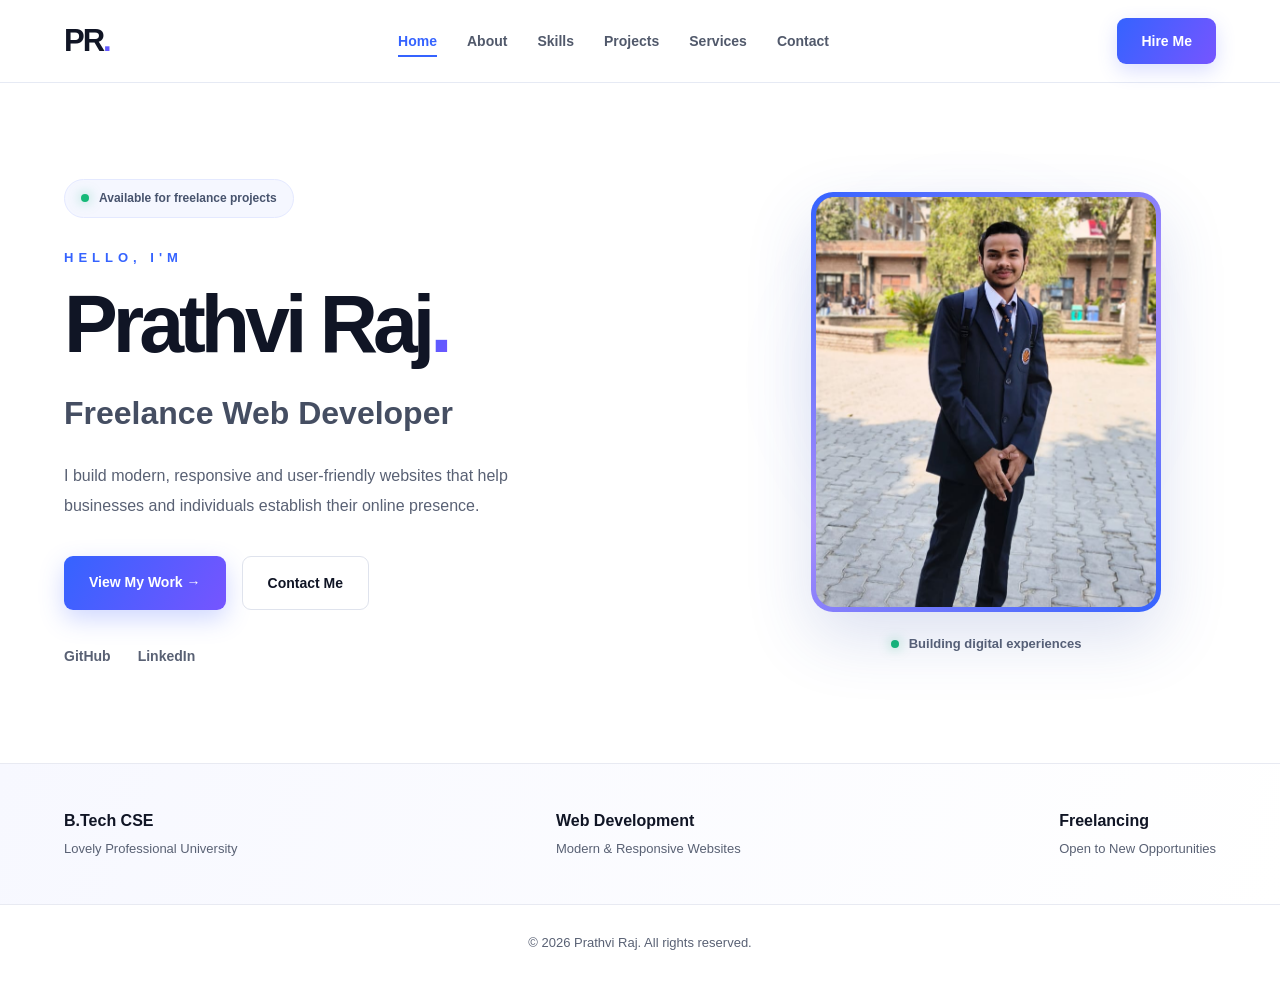
<file: index.html>
<!DOCTYPE html>
<html lang="en">
<head>
    <meta charset="UTF-8">
    <meta name="viewport" content="width=device-width, initial-scale=1.0">

    <title>Prathvi Raj | Freelance Web Developer</title>

    <meta name="description"
        content="Prathvi Raj is a web developer creating modern, responsive websites for businesses and individuals.">

    <link rel="stylesheet" href="css/style.css">

    <script src="js/script.js" defer></script>
</head>
<body>

    <!-- Navigation -->
    <header class="header">
        <nav class="navbar container">

            <a href="index.html" class="logo">
                PR<span>.</span>
            </a>

            <button class="menu-toggle" id="menuToggle"
                aria-label="Toggle navigation" aria-expanded="false">
                ☰
            </button>

            <ul class="nav-links" id="navLinks">
                <li><a href="index.html" class="active">Home</a></li>
                <li><a href="about.html">About</a></li>
                <li><a href="skills.html">Skills</a></li>
                <li><a href="projects.html">Projects</a></li>
                <li><a href="services.html">Services</a></li>
                <li><a href="contact.html">Contact</a></li>
            </ul>

            <a href="contact.html" class="nav-button">Hire Me</a>

        </nav>
    </header>


    <!-- Hero Section -->
    <main>

        <section class="hero container">
            
<!-- Mobile Quick Navigation -->
<nav class="hero-quick-nav container" aria-label="Quick navigation">
    <a href="index.html">Home</a>
    <a href="about.html">About</a>
    <a href="skills.html">Skills</a>
    <a href="projects.html">Projects</a>
    <a href="services.html">Services</a>
    <a href="contact.html">Contact</a>
</nav>

            <div class="hero-content">

                <span class="availability">
                    <span class="status-dot"></span>
                    Available for freelance projects
                </span>

                <p class="intro">HELLO, I'M</p>

                <h1>
                    Prathvi Raj<span class="accent">.</span>
                </h1>

                <h2>
                    Freelance Web Developer
                </h2>

                <p class="hero-description">
                    I build modern, responsive and user-friendly
                    websites that help businesses and individuals
                    establish their online presence.
                </p>

                <div class="hero-buttons">
                    <a href="projects.html" class="primary-button">
                        View My Work →
                    </a>

                    <a href="contact.html" class="secondary-button">
                        Contact Me
                    </a>
                </div>

                <div class="hero-socials">
                    <a href="https://github.com/prathviraj123389"
                       target="_blank" rel="noopener noreferrer">
                        GitHub
                    </a>

                    <a href="https://www.linkedin.com/in/prathvi-raj-8a2699300/"
                       target="_blank" rel="noopener noreferrer">
                        LinkedIn
                    </a>
                </div>

            </div>


            <!-- Profile Photo -->
            <div class="hero-image">

                <div class="image-frame">
                    <img
                        src="assets/profile.jpg"
                        alt="Prathvi Raj - Web Developer"
                    >
                </div>

                <div class="image-caption">
                    <span class="caption-dot"></span>
                    Building digital experiences
                </div>

            </div>

        </section>

    </main>


    <!-- Introduction Strip -->
    <section class="intro-strip">
        <div class="container intro-strip-content">

            <div>
                <strong>B.Tech CSE</strong>
                <span>Lovely Professional University</span>
            </div>

            <div>
                <strong>Web Development</strong>
                <span>Modern & Responsive Websites</span>
            </div>

            <div>
                <strong>Freelancing</strong>
                <span>Open to New Opportunities</span>
            </div>

        </div>
    </section>


    <!-- Footer -->
    <footer class="footer">
        <div class="container">
            <p>© 2026 Prathvi Raj. All rights reserved.</p>
        </div>
    </footer>

</body>
</html>
</file>
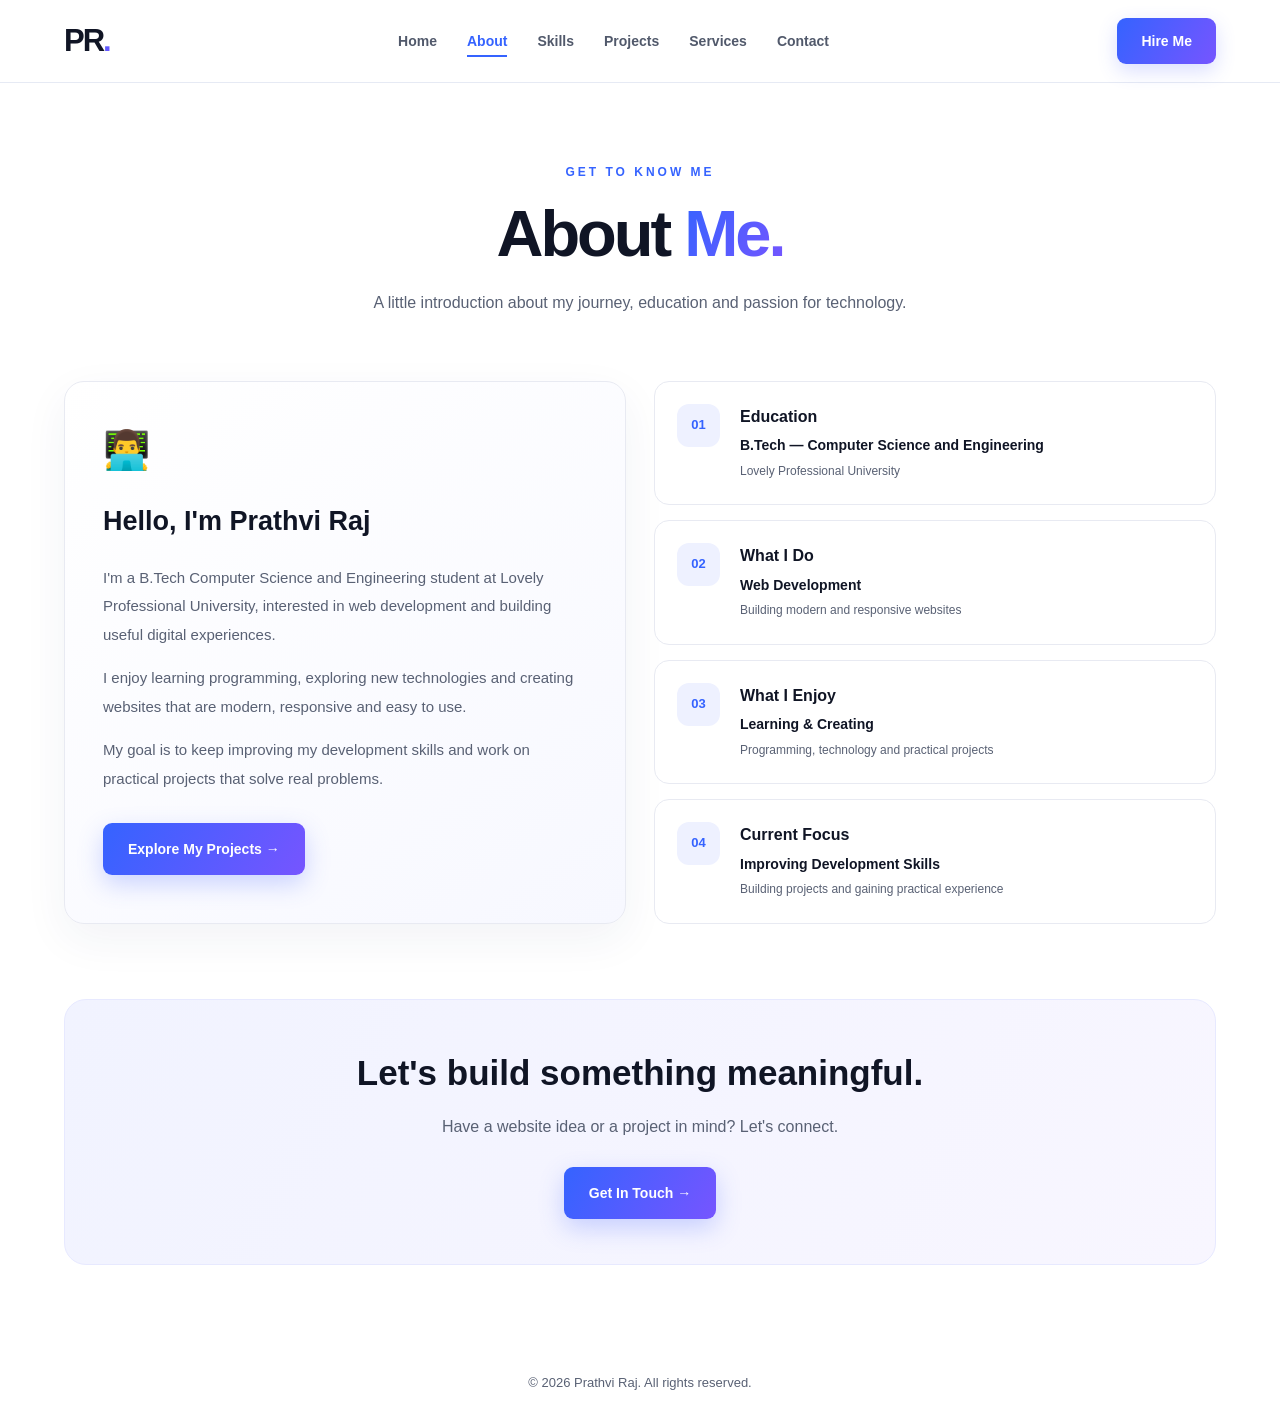
<file: about.html>
<!DOCTYPE html>
<html lang="en">
<head>
    <meta charset="UTF-8">
    <meta name="viewport" content="width=device-width, initial-scale=1.0">
    <meta name="description" content="Learn more about Prathvi Raj, a B.Tech CSE student and freelance web developer.">
    <title>About | Prathvi Raj</title>
    <link rel="stylesheet" href="css/style.css">
    <script src="js/script.js" defer></script>
</head>
<body>

    <header class="header">
        <nav class="navbar container">
            <a href="index.html" class="logo">PR<span>.</span></a>

            <button class="menu-toggle" id="menuToggle"
                aria-label="Toggle navigation" aria-expanded="false">☰</button>

            <ul class="nav-links" id="navLinks">
                <li><a href="index.html">Home</a></li>
                <li><a href="about.html" class="active">About</a></li>
                <li><a href="skills.html">Skills</a></li>
                <li><a href="projects.html">Projects</a></li>
                <li><a href="services.html">Services</a></li>
                <li><a href="contact.html">Contact</a></li>
            </ul>

            <a href="contact.html" class="nav-button">Hire Me</a>
        </nav>
    </header>

<!-- Mobile Quick Navigation -->
<nav class="hero-quick-nav container" aria-label="Quick navigation">
    <a href="index.html">Home</a>
    <a href="about.html">About</a>
    <a href="skills.html">Skills</a>
    <a href="projects.html">Projects</a>
    <a href="services.html">Services</a>
    <a href="contact.html">Contact</a>
</nav>

    <main class="page-main container">

        <section class="page-heading reveal">
            <span class="section-tag">GET TO KNOW ME</span>
            <h1>About <span class="accent">Me.</span></h1>
            <p>A little introduction about my journey, education and passion for technology.</p>
        </section>

        <section class="about-layout">

            <div class="about-card reveal">
                <div class="about-icon">👨‍💻</div>
                <h2>Hello, I'm Prathvi Raj</h2>
                <p>
                    I'm a B.Tech Computer Science and Engineering student
                    at Lovely Professional University, interested in web
                    development and building useful digital experiences.
                </p>
                <p>
                    I enjoy learning programming, exploring new technologies
                    and creating websites that are modern, responsive and
                    easy to use.
                </p>
                <p>
                    My goal is to keep improving my development skills and
                    work on practical projects that solve real problems.
                </p>

                <a href="projects.html" class="primary-button about-link">
                    Explore My Projects →
                </a>
            </div>

            <div class="about-details reveal">

                <article class="detail-card">
                    <span class="detail-number">01</span>
                    <div>
                        <h3>Education</h3>
                        <p>B.Tech — Computer Science and Engineering</p>
                        <span>Lovely Professional University</span>
                    </div>
                </article>

                <article class="detail-card">
                    <span class="detail-number">02</span>
                    <div>
                        <h3>What I Do</h3>
                        <p>Web Development</p>
                        <span>Building modern and responsive websites</span>
                    </div>
                </article>

                <article class="detail-card">
                    <span class="detail-number">03</span>
                    <div>
                        <h3>What I Enjoy</h3>
                        <p>Learning & Creating</p>
                        <span>Programming, technology and practical projects</span>
                    </div>
                </article>

                <article class="detail-card">
                    <span class="detail-number">04</span>
                    <div>
                        <h3>Current Focus</h3>
                        <p>Improving Development Skills</p>
                        <span>Building projects and gaining practical experience</span>
                    </div>
                </article>

            </div>
        </section>

        <section class="about-cta reveal">
            <h2>Let's build something meaningful.</h2>
            <p>Have a website idea or a project in mind? Let's connect.</p>
            <a href="contact.html" class="primary-button">Get In Touch →</a>
        </section>

    </main>

    <footer class="footer">
        <div class="container">
            <p>© 2026 Prathvi Raj. All rights reserved.</p>
        </div>
    </footer>

</body>
</html>
</file>
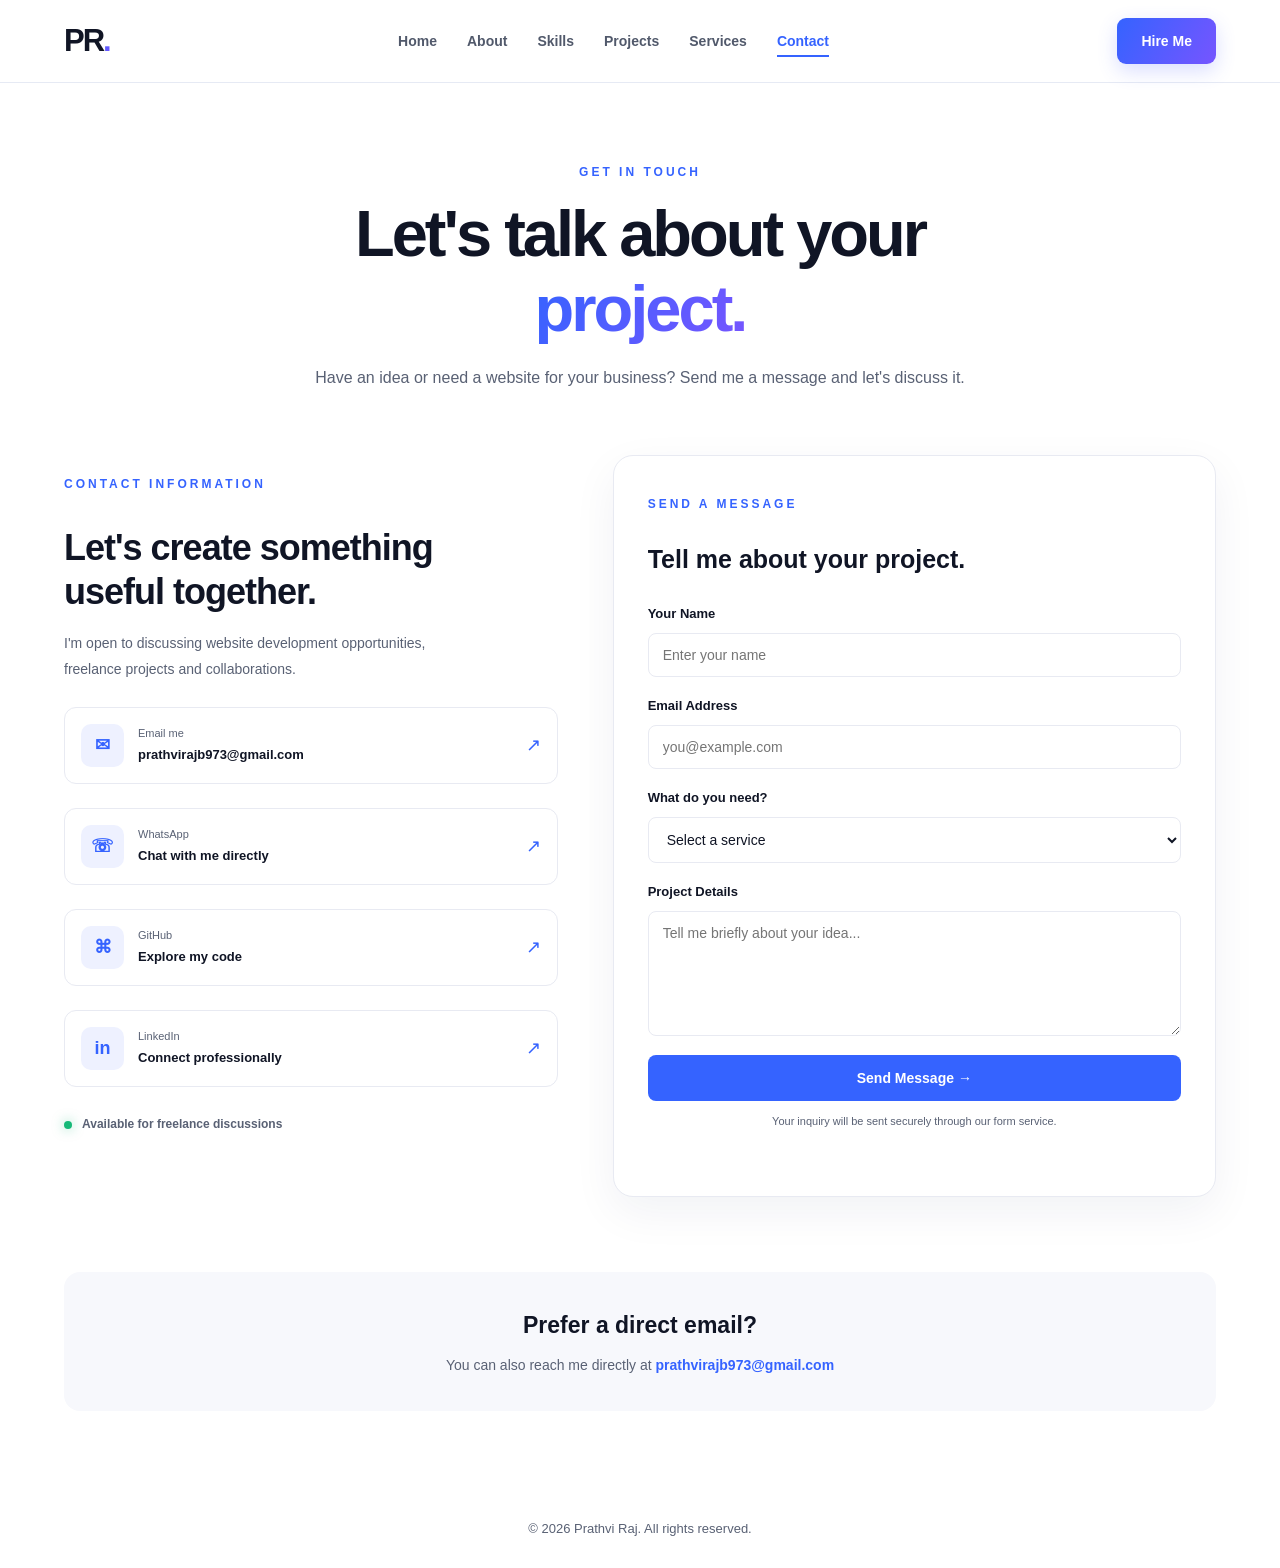
<file: contact.html>
<!DOCTYPE html>
<html lang="en">
<head>
    <meta charset="UTF-8">
    <meta name="viewport" content="width=device-width, initial-scale=1.0">

    <meta name="description"
        content="Contact Prathvi Raj for business websites, portfolio websites and web development projects.">

    <title>Contact | Prathvi Raj</title>

    <link rel="stylesheet" href="css/style.css">
    <script src="js/script.js" defer></script>
</head>

<body>

    <!-- NAVIGATION -->
    <header class="header">
        <nav class="navbar container">

            <a href="index.html" class="logo">PR<span>.</span></a>

            <button class="menu-toggle" id="menuToggle"
                aria-label="Toggle navigation" aria-expanded="false">
                ☰
            </button>

            <ul class="nav-links" id="navLinks">
                <li><a href="index.html">Home</a></li>
                <li><a href="about.html">About</a></li>
                <li><a href="skills.html">Skills</a></li>
                <li><a href="projects.html">Projects</a></li>
                <li><a href="services.html">Services</a></li>
                <li><a href="contact.html" class="active">Contact</a></li>
            </ul>

            <a href="contact.html" class="nav-button">Hire Me</a>

        </nav>
    </header>


<!-- Mobile Quick Navigation -->
<nav class="hero-quick-nav container" aria-label="Quick navigation">
    <a href="index.html">Home</a>
    <a href="about.html">About</a>
    <a href="skills.html">Skills</a>
    <a href="projects.html">Projects</a>
    <a href="services.html">Services</a>
    <a href="contact.html">Contact</a>
</nav>

    <main class="page-main container">

        <!-- HEADING -->
        <section class="page-heading reveal">

            <span class="section-tag">GET IN TOUCH</span>

            <h1>Let's talk about your <span class="accent">project.</span></h1>

            <p>
                Have an idea or need a website for your business?
                Send me a message and let's discuss it.
            </p>

        </section>


        <!-- CONTACT LAYOUT -->
        <section class="contact-layout">

            <!-- LEFT SIDE -->
            <div class="contact-details reveal">

                <span class="section-tag">CONTACT INFORMATION</span>

                <h2>Let's create something useful together.</h2>

                <p>
                    I'm open to discussing website development
                    opportunities, freelance projects and collaborations.
                </p>


                <a class="contact-method"
                   href="mailto:prathvirajb973@gmail.com">

                    <span class="contact-method-icon">✉</span>

                    <span>
                        <small>Email me</small>
                        <strong>prathvirajb973@gmail.com</strong>
                    </span>

                    <span class="contact-arrow">↗</span>

                </a>
                
<a class="contact-method"
   href="https://wa.me/916392552326?text=Hello%20Prathvi%2C%20I%20am%20interested%20in%20your%20web%20development%20services."
   target="_blank" rel="noopener noreferrer">

    <span class="contact-method-icon">☏</span>

    <span>
        <small>WhatsApp</small>
        <strong>Chat with me directly</strong>
    </span>

    <span class="contact-arrow">↗</span>

</a>


                <a class="contact-method"
                   href="https://github.com/prathviraj123389"
                   target="_blank" rel="noopener noreferrer">

                    <span class="contact-method-icon">⌘</span>

                    <span>
                        <small>GitHub</small>
                        <strong>Explore my code</strong>
                    </span>

                    <span class="contact-arrow">↗</span>

                </a>


                <a class="contact-method"
                   href="https://www.linkedin.com/in/prathvi-raj-8a2699300/"
                   target="_blank" rel="noopener noreferrer">

                    <span class="contact-method-icon">in</span>

                    <span>
                        <small>LinkedIn</small>
                        <strong>Connect professionally</strong>
                    </span>

                    <span class="contact-arrow">↗</span>

                </a>


                <div class="contact-availability">
                    <span class="status-dot"></span>
                    Available for freelance discussions
                </div>

            </div>


            <!-- RIGHT SIDE FORM -->
            <div class="contact-form-card reveal">

                <span class="section-tag">SEND A MESSAGE</span>

                <h2>Tell me about your project.</h2>

                
<form id="contactForm">

    <input type="hidden" name="access_key" value=7b7b2a9c-7742-4dfb-a7b3-433139a194c7>
    <input type="hidden" name="subject" value="New Portfolio Project Inquiry">
    <input type="hidden" name="from_name" value="Prathvi Raj Portfolio">

    <div class="form-group">
        <label for="name">Your Name</label>
        <input
            type="text"
            id="name"
            name="name"
            placeholder="Enter your name"
            required
        >
    </div>

    <div class="form-group">
        <label for="email">Email Address</label>
        <input
            type="email"
            id="email"
            name="email"
            placeholder="you@example.com"
            required
        >
    </div>

    <div class="form-group">
        <label for="service">What do you need?</label>
        <select id="service" name="service" required>
            <option value="">Select a service</option>
            <option>Business Website</option>
            <option>Portfolio Website</option>
            <option>Landing Page</option>
            <option>Website Redesign</option>
            <option>Other Project</option>
        </select>
    </div>

    <div class="form-group">
        <label for="message">Project Details</label>
        <textarea
            id="message"
            name="message"
            rows="5"
            placeholder="Tell me briefly about your idea..."
            required
        ></textarea>
    </div>

    <button type="submit" class="form-submit" id="submitButton">
        Send Message →
    </button>

    <p class="form-note">
        Your inquiry will be sent securely through our form service.
    </p>

    <p id="formStatus" class="form-status" aria-live="polite"></p>

</form>


            </div>

        </section>


        <!-- BOTTOM CTA -->
        <section class="contact-bottom reveal">

            <h2>Prefer a direct email?</h2>

            <p>
                You can also reach me directly at
                <a href="mailto:prathvirajb973@gmail.com">
                    prathvirajb973@gmail.com
                </a>
            </p>

        </section>

    </main>


    <!-- FOOTER -->
    <footer class="footer">
        <div class="container">
            <p>© 2026 Prathvi Raj. All rights reserved.</p>
        </div>
    </footer>

</body>
</html>
</file>
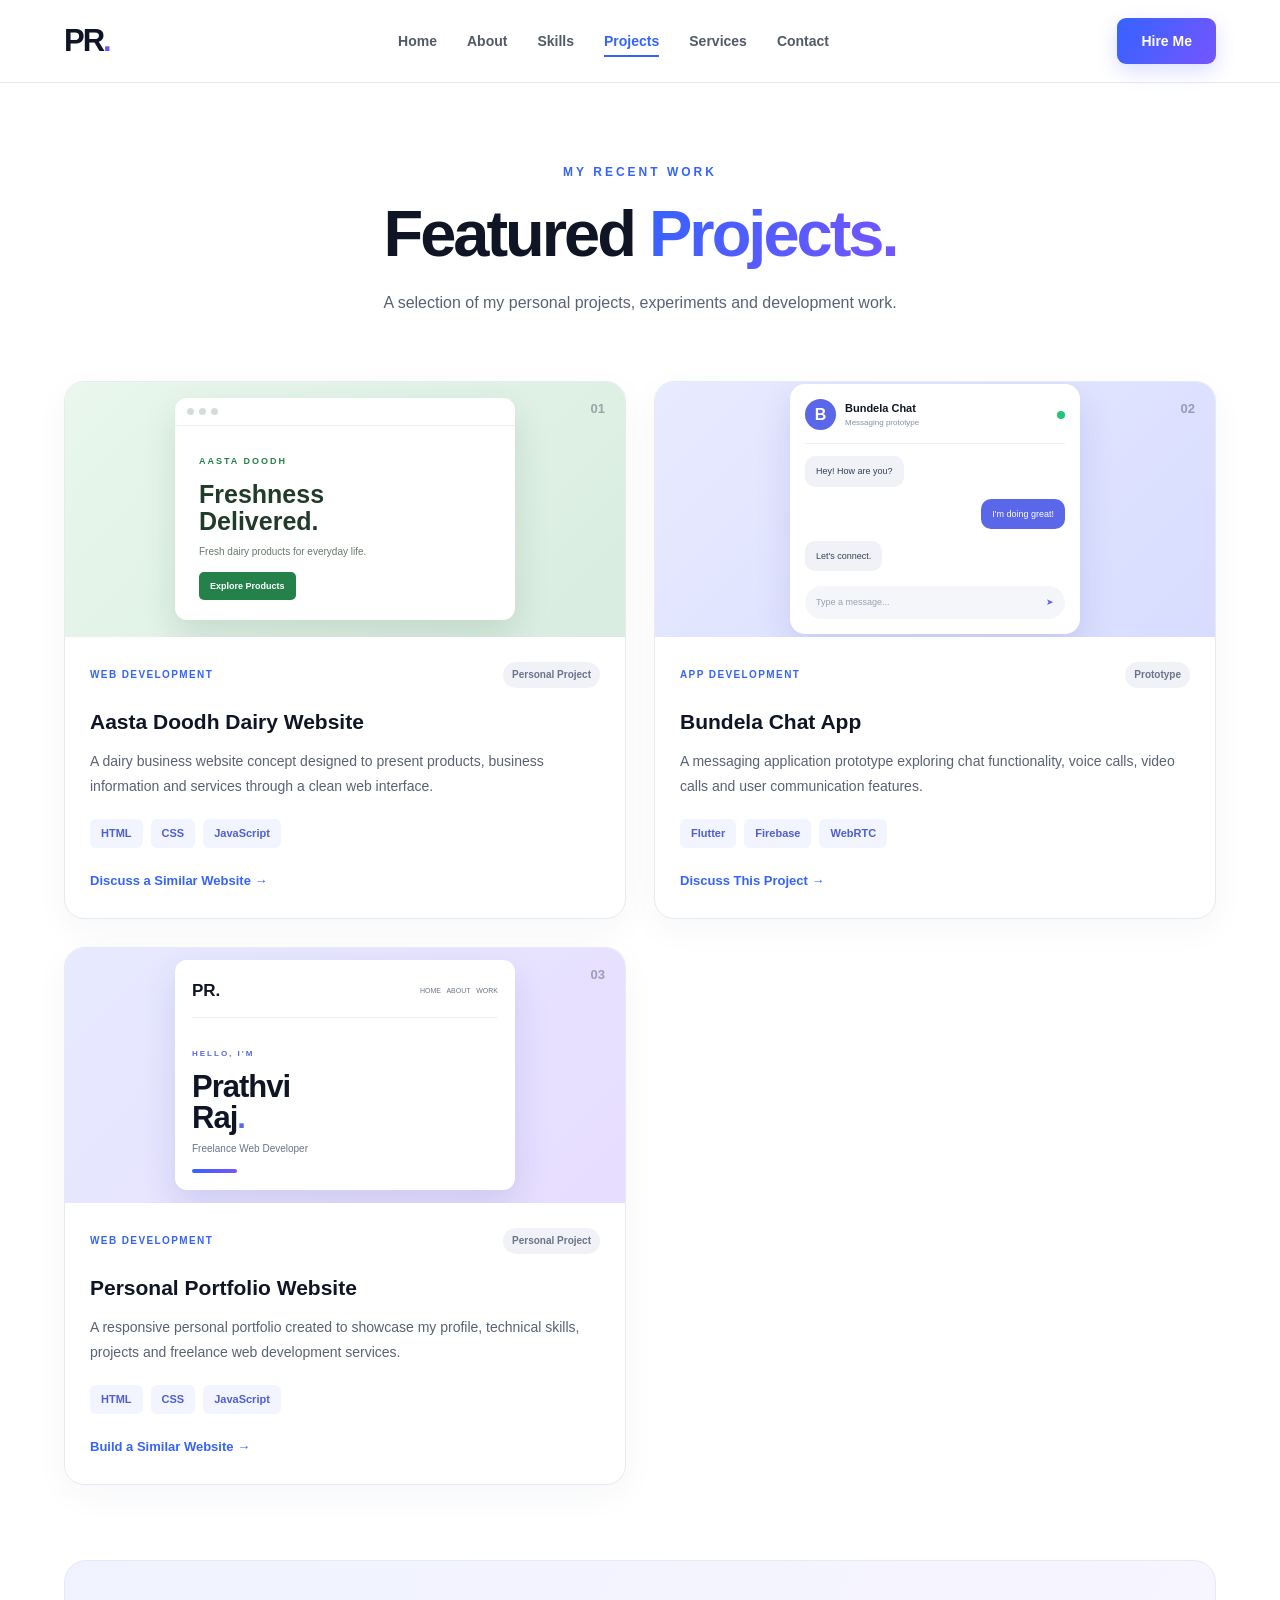
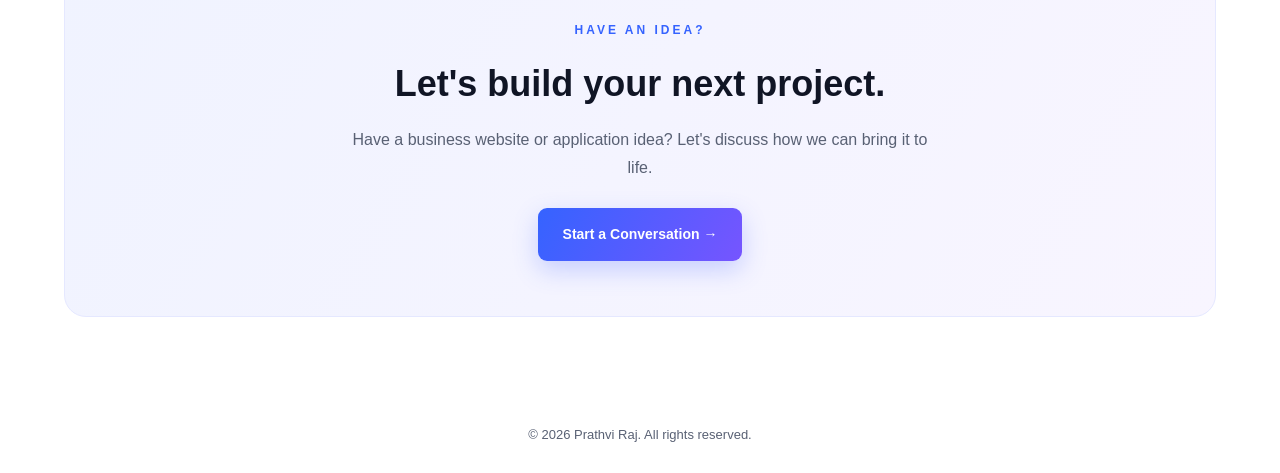
<file: projects.html>
<!DOCTYPE html>
<html lang="en">
<head>
    <meta charset="UTF-8">
    <meta name="viewport" content="width=device-width, initial-scale=1.0">

    <meta name="description"
        content="Explore web development and application projects by Prathvi Raj.">

    <title>Projects | Prathvi Raj</title>

    <link rel="stylesheet" href="css/style.css">
    <script src="js/script.js" defer></script>
</head>

<body>

    <!-- NAVIGATION -->
    <header class="header">
        <nav class="navbar container">

            <a href="index.html" class="logo">PR<span>.</span></a>

            <button class="menu-toggle" id="menuToggle"
                aria-label="Toggle navigation" aria-expanded="false">
                ☰
            </button>

            <ul class="nav-links" id="navLinks">
                <li><a href="index.html">Home</a></li>
                <li><a href="about.html">About</a></li>
                <li><a href="skills.html">Skills</a></li>
                <li><a href="projects.html" class="active">Projects</a></li>
                <li><a href="services.html">Services</a></li>
                <li><a href="contact.html">Contact</a></li>
            </ul>

            <a href="contact.html" class="nav-button">Hire Me</a>

        </nav>
    </header>


<!-- Mobile Quick Navigation -->
<nav class="hero-quick-nav container" aria-label="Quick navigation">
    <a href="index.html">Home</a>
    <a href="about.html">About</a>
    <a href="skills.html">Skills</a>
    <a href="projects.html">Projects</a>
    <a href="services.html">Services</a>
    <a href="contact.html">Contact</a>
</nav>

    <!-- PROJECTS -->
    <main class="page-main container">

        <section class="page-heading reveal">

            <span class="section-tag">MY RECENT WORK</span>

            <h1>Featured <span class="accent">Projects.</span></h1>

            <p>
                A selection of my personal projects, experiments
                and development work.
            </p>

        </section>


        <section class="projects-grid">


            <!-- PROJECT 1 -->
            <article class="project-card reveal">

                <div class="project-preview dairy-preview">

                    <div class="preview-browser">
                        <div class="browser-dots">
                            <span></span>
                            <span></span>
                            <span></span>
                        </div>

                        <div class="dairy-preview-content">
                            <span class="preview-label">AASTA DOODH</span>
                            <h2>Freshness<br>Delivered.</h2>
                            <p>Fresh dairy products for everyday life.</p>
                            <div class="preview-button">Explore Products</div>
                        </div>
                    </div>

                    <span class="project-index">01</span>

                </div>


                <div class="project-info">

                    <div class="project-topline">
                        <span class="project-type">WEB DEVELOPMENT</span>
                        <span class="project-status">Personal Project</span>
                    </div>

                    <h2>Aasta Doodh Dairy Website</h2>

                    <p>
                        A dairy business website concept designed
                        to present products, business information
                        and services through a clean web interface.
                    </p>

                    <div class="project-tags">
                        <span>HTML</span>
                        <span>CSS</span>
                        <span>JavaScript</span>
                    </div>

                    <a href="contact.html" class="project-link">
                        Discuss a Similar Website →
                    </a>

                </div>

            </article>


            <!-- PROJECT 2 -->
            <article class="project-card reveal">

                <div class="project-preview chat-preview">

                    <div class="chat-mockup">

                        <div class="chat-header">
                            <span class="chat-avatar">B</span>
                            <div>
                                <strong>Bundela Chat</strong>
                                <small>Messaging prototype</small>
                            </div>
                            <span class="chat-online"></span>
                        </div>

                        <div class="chat-message received">
                            Hey! How are you?
                        </div>

                        <div class="chat-message sent">
                            I'm doing great!
                        </div>

                        <div class="chat-message received">
                            Let's connect.
                        </div>

                        <div class="chat-input-mock">
                            Type a message...
                            <span>➤</span>
                        </div>

                    </div>

                    <span class="project-index">02</span>

                </div>


                <div class="project-info">

                    <div class="project-topline">
                        <span class="project-type">APP DEVELOPMENT</span>
                        <span class="project-status">Prototype</span>
                    </div>

                    <h2>Bundela Chat App</h2>

                    <p>
                        A messaging application prototype exploring
                        chat functionality, voice calls, video calls
                        and user communication features.
                    </p>

                    <div class="project-tags">
                        <span>Flutter</span>
                        <span>Firebase</span>
                        <span>WebRTC</span>
                    </div>

                    <a href="contact.html" class="project-link">
                        Discuss This Project →
                    </a>

                </div>

            </article>


            <!-- PROJECT 3 -->
            <article class="project-card reveal">

                <div class="project-preview portfolio-preview">

                    <div class="portfolio-mockup">

                        <div class="portfolio-mock-nav">
                            <strong>PR.</strong>
                            <span>HOME &nbsp; ABOUT &nbsp; WORK</span>
                        </div>

                        <div class="portfolio-mock-content">
                            <small>HELLO, I'M</small>
                            <h2>Prathvi<br>Raj<span>.</span></h2>
                            <p>Freelance Web Developer</p>
                            <div class="mock-line"></div>
                        </div>

                    </div>

                    <span class="project-index">03</span>

                </div>


                <div class="project-info">

                    <div class="project-topline">
                        <span class="project-type">WEB DEVELOPMENT</span>
                        <span class="project-status">Personal Project</span>
                    </div>

                    <h2>Personal Portfolio Website</h2>

                    <p>
                        A responsive personal portfolio created
                        to showcase my profile, technical skills,
                        projects and freelance web development services.
                    </p>

                    <div class="project-tags">
                        <span>HTML</span>
                        <span>CSS</span>
                        <span>JavaScript</span>
                    </div>

                    <a href="contact.html" class="project-link">
                        Build a Similar Website →
                    </a>

                </div>

            </article>

        </section>


        <!-- CTA -->
        <section class="projects-cta reveal">

            <span class="section-tag">HAVE AN IDEA?</span>

            <h2>Let's build your next project.</h2>

            <p>
                Have a business website or application idea?
                Let's discuss how we can bring it to life.
            </p>

            <a href="contact.html" class="primary-button">
                Start a Conversation →
            </a>

        </section>

    </main>


    <!-- FOOTER -->
    <footer class="footer">
        <div class="container">
            <p>© 2026 Prathvi Raj. All rights reserved.</p>
        </div>
    </footer>

</body>
</html>
</file>
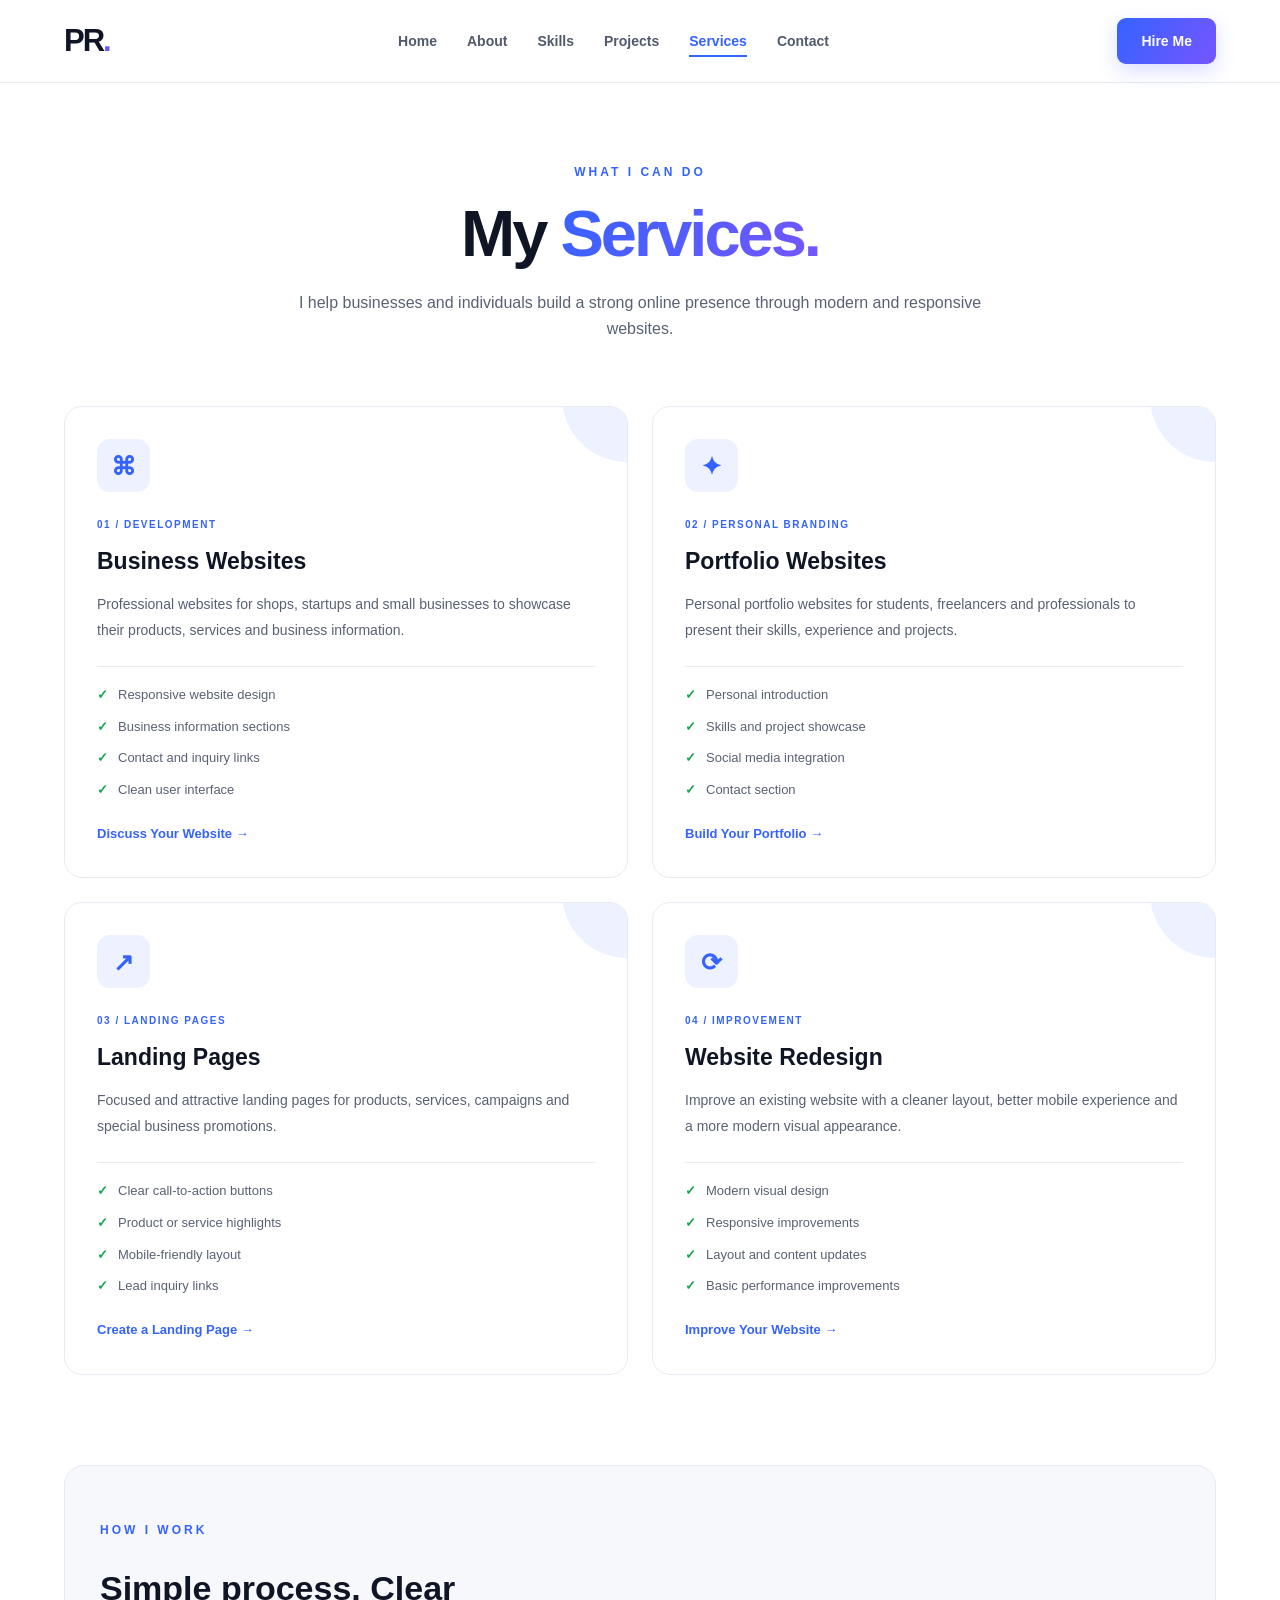
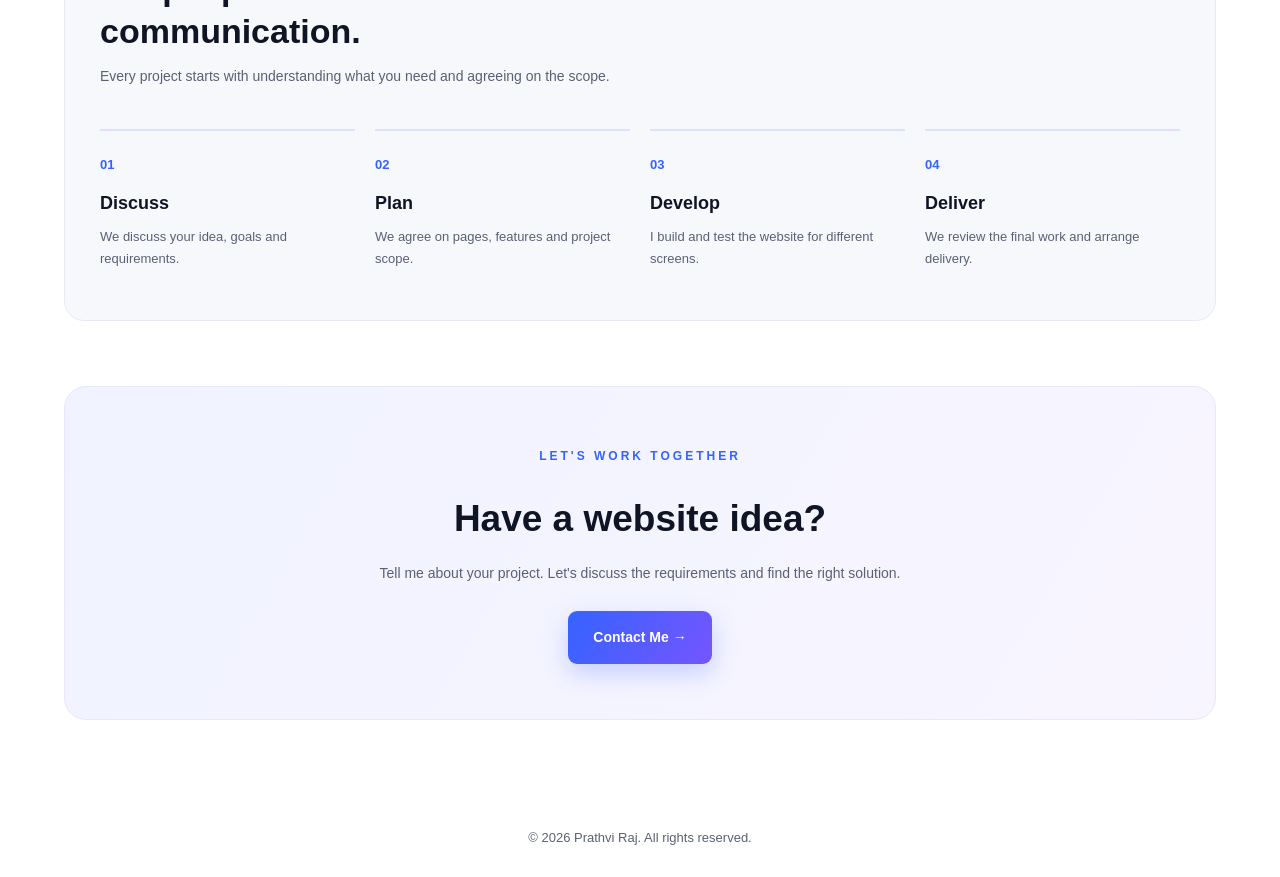
<file: services.html>
<!DOCTYPE html>
<html lang="en">
<head>
    <meta charset="UTF-8">
    <meta name="viewport" content="width=device-width, initial-scale=1.0">

    <meta name="description"
        content="Explore website development services offered by Prathvi Raj, including business websites, portfolios and landing pages.">

    <title>Services | Prathvi Raj</title>

    <link rel="stylesheet" href="css/style.css">
    <script src="js/script.js" defer></script>
</head>

<body>

    <!-- NAVIGATION -->
    <header class="header">
        <nav class="navbar container">

            <a href="index.html" class="logo">PR<span>.</span></a>

            <button class="menu-toggle" id="menuToggle"
                aria-label="Toggle navigation" aria-expanded="false">
                ☰
            </button>

            <ul class="nav-links" id="navLinks">
                <li><a href="index.html">Home</a></li>
                <li><a href="about.html">About</a></li>
                <li><a href="skills.html">Skills</a></li>
                <li><a href="projects.html">Projects</a></li>
                <li><a href="services.html" class="active">Services</a></li>
                <li><a href="contact.html">Contact</a></li>
            </ul>

            <a href="contact.html" class="nav-button">Hire Me</a>

        </nav>
    </header>

<!-- Mobile Quick Navigation -->
<nav class="hero-quick-nav container" aria-label="Quick navigation">
    <a href="index.html">Home</a>
    <a href="about.html">About</a>
    <a href="skills.html">Skills</a>
    <a href="projects.html">Projects</a>
    <a href="services.html">Services</a>
    <a href="contact.html">Contact</a>
</nav>


    <main class="page-main container">

        <!-- PAGE HEADING -->
        <section class="page-heading reveal">

            <span class="section-tag">WHAT I CAN DO</span>

            <h1>My <span class="accent">Services.</span></h1>

            <p>
                I help businesses and individuals build a strong
                online presence through modern and responsive websites.
            </p>

        </section>


        <!-- SERVICES GRID -->
        <section class="services-grid">

            <!-- SERVICE 1 -->
            <article class="service-card reveal">

                <div class="service-icon">⌘</div>

                <span class="service-number">01 / DEVELOPMENT</span>

                <h2>Business Websites</h2>

                <p>
                    Professional websites for shops, startups
                    and small businesses to showcase their
                    products, services and business information.
                </p>

                <ul class="service-features">
                    <li>Responsive website design</li>
                    <li>Business information sections</li>
                    <li>Contact and inquiry links</li>
                    <li>Clean user interface</li>
                </ul>

                <a href="contact.html" class="service-link">
                    Discuss Your Website →
                </a>

            </article>


            <!-- SERVICE 2 -->
            <article class="service-card reveal">

                <div class="service-icon">✦</div>

                <span class="service-number">02 / PERSONAL BRANDING</span>

                <h2>Portfolio Websites</h2>

                <p>
                    Personal portfolio websites for students,
                    freelancers and professionals to present
                    their skills, experience and projects.
                </p>

                <ul class="service-features">
                    <li>Personal introduction</li>
                    <li>Skills and project showcase</li>
                    <li>Social media integration</li>
                    <li>Contact section</li>
                </ul>

                <a href="contact.html" class="service-link">
                    Build Your Portfolio →
                </a>

            </article>


            <!-- SERVICE 3 -->
            <article class="service-card reveal">

                <div class="service-icon">↗</div>

                <span class="service-number">03 / LANDING PAGES</span>

                <h2>Landing Pages</h2>

                <p>
                    Focused and attractive landing pages for
                    products, services, campaigns and special
                    business promotions.
                </p>

                <ul class="service-features">
                    <li>Clear call-to-action buttons</li>
                    <li>Product or service highlights</li>
                    <li>Mobile-friendly layout</li>
                    <li>Lead inquiry links</li>
                </ul>

                <a href="contact.html" class="service-link">
                    Create a Landing Page →
                </a>

            </article>


            <!-- SERVICE 4 -->
            <article class="service-card reveal">

                <div class="service-icon">⟳</div>

                <span class="service-number">04 / IMPROVEMENT</span>

                <h2>Website Redesign</h2>

                <p>
                    Improve an existing website with a cleaner
                    layout, better mobile experience and a more
                    modern visual appearance.
                </p>

                <ul class="service-features">
                    <li>Modern visual design</li>
                    <li>Responsive improvements</li>
                    <li>Layout and content updates</li>
                    <li>Basic performance improvements</li>
                </ul>

                <a href="contact.html" class="service-link">
                    Improve Your Website →
                </a>

            </article>

        </section>


        <!-- WORK PROCESS -->
        <section class="process-section reveal">

            <div class="process-heading">
                <span class="section-tag">HOW I WORK</span>
                <h2>Simple process. Clear communication.</h2>
                <p>
                    Every project starts with understanding
                    what you need and agreeing on the scope.
                </p>
            </div>

            <div class="process-grid">

                <div class="process-item">
                    <span>01</span>
                    <h3>Discuss</h3>
                    <p>We discuss your idea, goals and requirements.</p>
                </div>

                <div class="process-item">
                    <span>02</span>
                    <h3>Plan</h3>
                    <p>We agree on pages, features and project scope.</p>
                </div>

                <div class="process-item">
                    <span>03</span>
                    <h3>Develop</h3>
                    <p>I build and test the website for different screens.</p>
                </div>

                <div class="process-item">
                    <span>04</span>
                    <h3>Deliver</h3>
                    <p>We review the final work and arrange delivery.</p>
                </div>

            </div>

        </section>


        <!-- CTA -->
        <section class="services-cta reveal">

            <span class="section-tag">LET'S WORK TOGETHER</span>

            <h2>Have a website idea?</h2>

            <p>
                Tell me about your project. Let's discuss
                the requirements and find the right solution.
            </p>

            <a href="contact.html" class="primary-button">
                Contact Me →
            </a>

        </section>

    </main>


    <!-- FOOTER -->
    <footer class="footer">
        <div class="container">
            <p>© 2026 Prathvi Raj. All rights reserved.</p>
        </div>
    </footer>

</body>
</html>
</file>
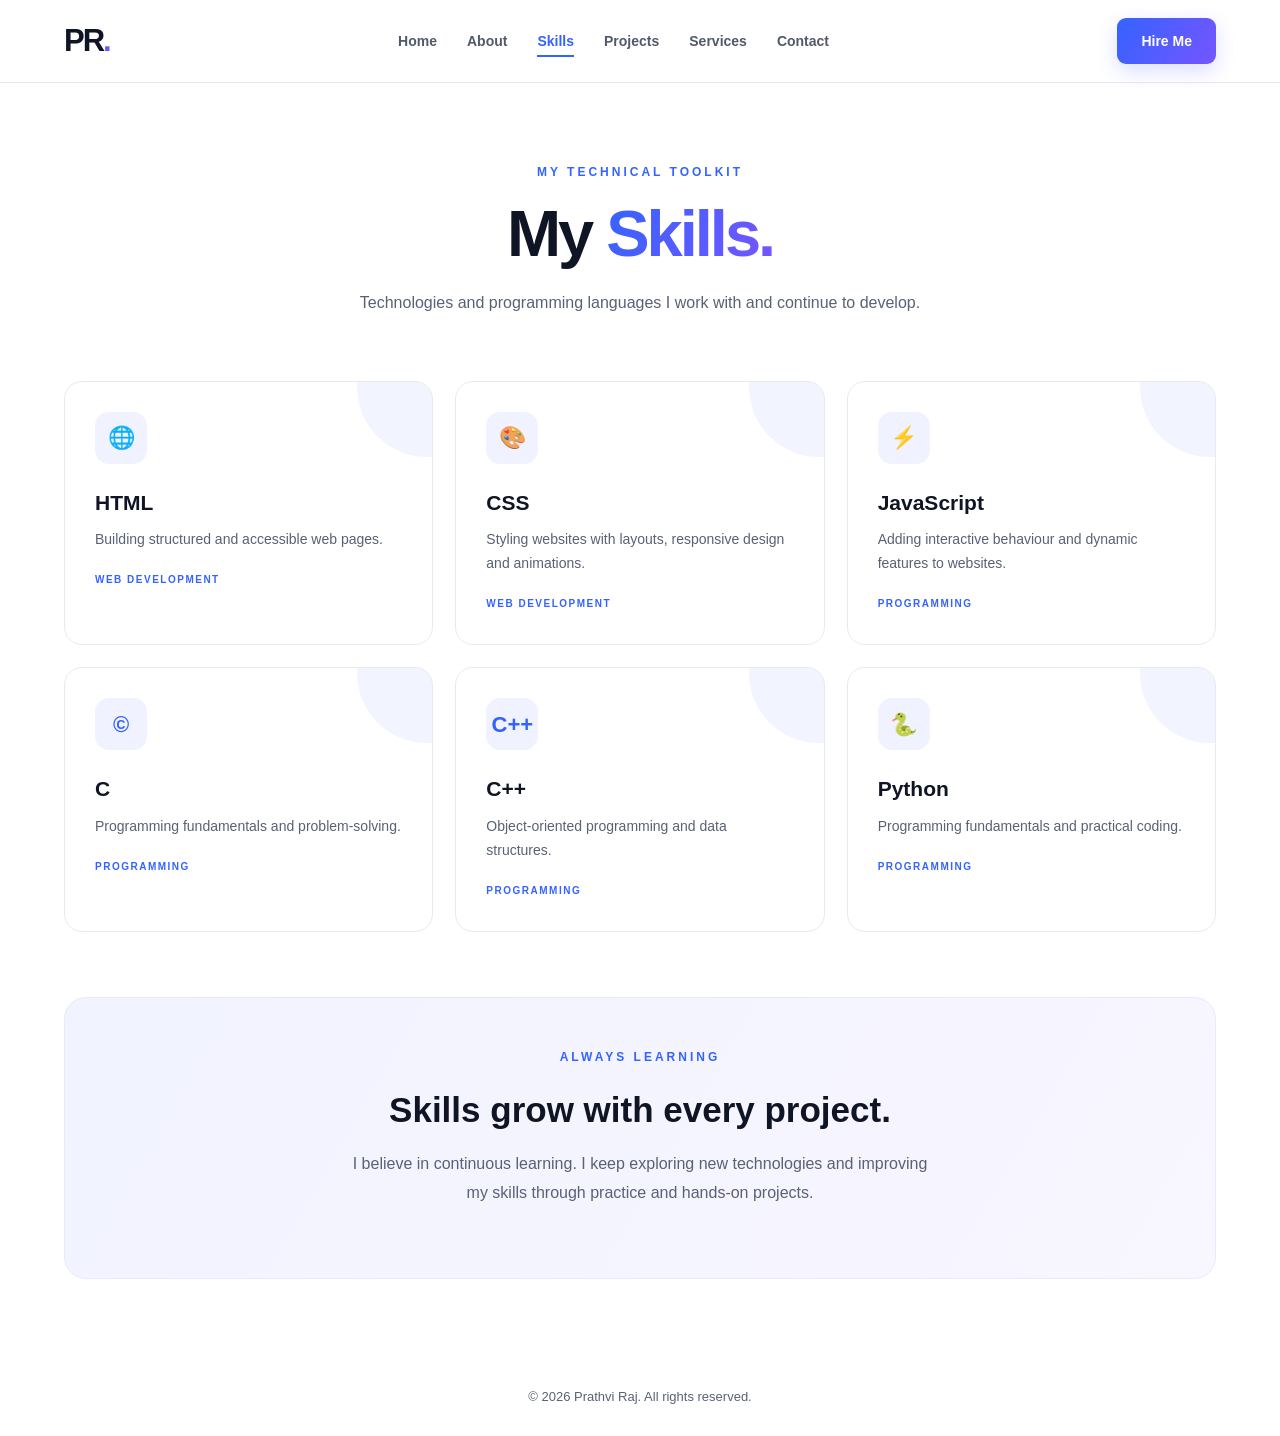
<file: skills.html>
<!DOCTYPE html>
<html lang="en">
<head>
    <meta charset="UTF-8">
    <meta name="viewport" content="width=device-width, initial-scale=1.0">
    <meta name="description" content="Explore the programming and web development skills of Prathvi Raj.">
    <title>Skills | Prathvi Raj</title>
    <link rel="stylesheet" href="css/style.css">
    <script src="js/script.js" defer></script>
</head>
<body>

    <header class="header">
        <nav class="navbar container">
            <a href="index.html" class="logo">PR<span>.</span></a>

            <button class="menu-toggle" id="menuToggle"
                aria-label="Toggle navigation" aria-expanded="false">☰</button>

            <ul class="nav-links" id="navLinks">
                <li><a href="index.html">Home</a></li>
                <li><a href="about.html">About</a></li>
                <li><a href="skills.html" class="active">Skills</a></li>
                <li><a href="projects.html">Projects</a></li>
                <li><a href="services.html">Services</a></li>
                <li><a href="contact.html">Contact</a></li>
            </ul>

            <a href="contact.html" class="nav-button">Hire Me</a>
        </nav>
    </header>
    <!-- Mobile Quick Navigation -->
<nav class="hero-quick-nav container" aria-label="Quick navigation">
    <a href="index.html">Home</a>
    <a href="about.html">About</a>
    <a href="skills.html">Skills</a>
    <a href="projects.html">Projects</a>
    <a href="services.html">Services</a>
    <a href="contact.html">Contact</a>
</nav>
    <main class="page-main container">

        <section class="page-heading reveal">
            <span class="section-tag">MY TECHNICAL TOOLKIT</span>
            <h1>My <span class="accent">Skills.</span></h1>
            <p>Technologies and programming languages I work with and continue to develop.</p>
        </section>

        <section class="skills-grid">

            <article class="skill-card reveal">
                <div class="skill-icon">🌐</div>
                <h2>HTML</h2>
                <p>Building structured and accessible web pages.</p>
                <span class="skill-category">WEB DEVELOPMENT</span>
            </article>

            <article class="skill-card reveal">
                <div class="skill-icon">🎨</div>
                <h2>CSS</h2>
                <p>Styling websites with layouts, responsive design and animations.</p>
                <span class="skill-category">WEB DEVELOPMENT</span>
            </article>

            <article class="skill-card reveal">
                <div class="skill-icon">⚡</div>
                <h2>JavaScript</h2>
                <p>Adding interactive behaviour and dynamic features to websites.</p>
                <span class="skill-category">PROGRAMMING</span>
            </article>

            <article class="skill-card reveal">
                <div class="skill-icon">©</div>
                <h2>C</h2>
                <p>Programming fundamentals and problem-solving.</p>
                <span class="skill-category">PROGRAMMING</span>
            </article>

            <article class="skill-card reveal">
                <div class="skill-icon">C++</div>
                <h2>C++</h2>
                <p>Object-oriented programming and data structures.</p>
                <span class="skill-category">PROGRAMMING</span>
            </article>

            <article class="skill-card reveal">
                <div class="skill-icon">🐍</div>
                <h2>Python</h2>
                <p>Programming fundamentals and practical coding.</p>
                <span class="skill-category">PROGRAMMING</span>
            </article>

        </section>

        <section class="skills-note reveal">
            <span class="section-tag">ALWAYS LEARNING</span>
            <h2>Skills grow with every project.</h2>
            <p>
                I believe in continuous learning. I keep exploring new
                technologies and improving my skills through practice
                and hands-on projects.
            </p>
        </section>

    </main>

    <footer class="footer">
        <div class="container">
            <p>© 2026 Prathvi Raj. All rights reserved.</p>
        </div>
    </footer>

</body>
</html>
</file>
<file: css/style.css>
/* =========================================

   PRATHVI RAJ - PREMIUM PORTFOLIO

========================================= */

* {

  margin: 0;

  padding: 0;

  box-sizing: border-box;

}

:root {

  --primary: #3563ff;

  --secondary: #7655ff;

  --dark: #101525;

  --text: #596174;

  --white: #ffffff;

  --light: #f7f8fc;

  --border: #e8eaf2;

}

html {

  scroll-behavior: smooth;

}

body {

  font-family: -apple-system, BlinkMacSystemFont, "Segoe UI", Arial, sans-serif;

  background: var(--white);

  color: var(--dark);

  line-height: 1.6;

  overflow-x: hidden;

}

a {

  text-decoration: none;

  color: inherit;

}

.container {

  width: min(1160px, 90%);

  margin: auto;

}

/* NAVIGATION */

.header {

  position: sticky;

  top: 0;

  z-index: 100;

  background: rgba(255, 255, 255, 0.82);

  backdrop-filter: blur(18px);

  -webkit-backdrop-filter: blur(18px);

  border-bottom: 1px solid rgba(220, 225, 240, 0.7);

}

.navbar {

  min-height: 82px;

  display: flex;

  align-items: center;

  justify-content: space-between;

}

.logo {

  font-size: 31px;

  font-weight: 900;

  letter-spacing: -2px;

}

.logo span,

.accent {

  background: linear-gradient(120deg, var(--primary), var(--secondary));

  -webkit-background-clip: text;

  background-clip: text;

  color: transparent;

}

.nav-links {

  display: flex;

  align-items: center;

  gap: 30px;

  list-style: none;

}

.nav-links a {

   font-size: 14px;

  font-weight: 650;

   color: #51596b;

  position: relative;

   transition: 0.3s;

}

.nav-links a::after {

   content: "";

  position: absolute;

  left: 0;

   bottom: -8px;

   width: 0;

   height: 2px;

   background: var(--primary);

   transition: width 0.3s;

}

.nav-links a:hover,

.nav-links a.active {

   color: var(--primary);

}

.nav-links a:hover::after,

.nav-links a.active::after {

   width: 100%;

}

.nav-button {

   padding: 12px 24px;

   color: white;

  background: linear-gradient(120deg, var(--primary), var(--secondary));

   border-radius: 9px;

   font-size: 14px;

   font-weight: 700;

  box-shadow: 0 7px 20px rgba(70,90,255,0.2);

   transition: 0.3s;

}

.nav-button:hover {

   transform: translateY(-3px);

   box-shadow: 0 12px 28px rgba(70,90,255,0.35);

}

.menu-toggle {

 display: none;

 border: none;

   background: transparent;

   font-size: 26px;

   cursor: pointer;

}

/* HERO */

.hero {

   min-height: 680px;

  display: grid;

   grid-template-columns: 1.15fr 0.85fr;

   align-items: center;

   gap: 70px;

   padding-top: 75px;

   padding-bottom: 75px;

  position: relative;

  isolation: isolate;

}

.hero::before {

    content: "";

    position: absolute;

    width: 420px;

    height: 420px;

    right: 3%;

    top: 12%;

    background: radial-gradient(circle,

        rgba(90,115,255,0.13), transparent 70%);

    filter: blur(25px);

    z-index: -1;

    animation: floatOrb 7s ease-in-out infinite;

}

@keyframes floatOrb {

    0%, 100% {

        transform: translateY(0) scale(1);

    }

    50% {

        transform: translateY(-25px) scale(1.08);

    }

}

.availability {

    display: inline-flex;

    align-items: center;

    gap: 10px;

    padding: 9px 16px;

    background: #f5f7ff;

    border: 1px solid #e4e9ff;

    border-radius: 50px;

    color: #47536d;

    font-size: 12px;

    font-weight: 700;

    margin-bottom: 30px;

}

.status-dot,

.caption-dot {

    width: 8px;

    height: 8px;

    background: #16b978;

    border-radius: 50%;

    box-shadow: 0 0 12px rgba(22,185,120,0.5);

}

.intro {

    color: var(--primary);

    font-size: 13px;

    font-weight: 850;

    letter-spacing: 5px;

    margin-bottom: 12px;

}

.hero-content h1 {

    font-size: clamp(50px, 6.3vw, 82px);

    line-height: 1.08;

    letter-spacing: -5px;

    font-weight: 900;

}

.hero-content h2 {

    margin-top: 20px;

    font-size: clamp(22px, 3vw, 32px);

    font-weight: 700;

    color: #454e62;

}

.hero-description {

    max-width: 520px;

    margin-top: 22px;

    color: var(--text);

    font-size: 16px;

    line-height: 1.9;

}

/* BUTTONS */

.hero-buttons {

    display: flex;

    flex-wrap: wrap;

    gap: 16px;

    margin-top: 34px;

}

.primary-button,

.secondary-button {

    padding: 15px 25px;

    border-radius: 9px;

    font-size: 14px;

    font-weight: 750;

    transition: all 0.3s ease;

}

.primary-button {

    color: white;

    background: linear-gradient(120deg, var(--primary), var(--secondary));

    box-shadow: 0 9px 25px rgba(65,95,255,0.25);

}

.primary-button:hover {

    transform: translateY(-4px);

    box-shadow: 0 14px 30px rgba(65,95,255,0.4);

}

.secondary-button {

    border: 1px solid #dfe3ed;

    background: white;

}

.secondary-button:hover {

    color: var(--primary);

    border-color: var(--primary);

    transform: translateY(-4px);

    box-shadow: 0 8px 22px rgba(20,40,90,0.07);

}

.hero-socials {

    display: flex;

    gap: 27px;

    margin-top: 35px;

}

.hero-socials a {

    color: var(--text);

    font-size: 14px;

    font-weight: 700;

    transition: 0.3s;

}

.hero-socials a:hover {

    color: var(--primary);

    transform: translateY(-2px);

}

/* PROFILE PHOTO */

.hero-image {

    display: flex;

    flex-direction: column;

    align-items: center;

}

.image-frame {

    width: 350px;

    height: 420px;

    overflow: hidden;

    border-radius: 22px;

    position: relative;

    padding: 5px;

    background: linear-gradient(145deg, #3563ff, #a78bfa, #3563ff);

    box-shadow: 0 25px 65px rgba(45,75,170,0.17);

    animation: photoFloat 5s ease-in-out infinite;

}

@keyframes photoFloat {

    0%, 100% {

        transform: translateY(0);

    }

    50% {

        transform: translateY(-12px);

    }

}

.image-frame img {

    width: 100%;

    height: 100%;

    display: block;

    object-fit: cover;

    border-radius: 18px;

    background: #edf0fa;

}

.image-caption {

    display: flex;

    align-items: center;

    gap: 10px;

    margin-top: 22px;

    color: var(--text);

    font-size: 13px;

    font-weight: 650;

}

/* INTRO STRIP */

.intro-strip {

    background: linear-gradient(110deg, #f7f8ff, #ffffff);

    border-top: 1px solid var(--border);

    border-bottom: 1px solid var(--border);

}

.intro-strip-content {

    min-height: 140px;

    display: flex;

    align-items: center;

    justify-content: space-between;

    gap: 25px;

}

.intro-strip-content div {

    display: flex;

    flex-direction: column;

    gap: 6px;

}

.intro-strip-content strong {

    font-size: 16px;

    font-weight: 800;

}

.intro-strip-content span {

    font-size: 13px;

    color: var(--text);

}

/* FOOTER */

.footer {

    padding: 28px 0;

    text-align: center;

    color: var(--text);

    font-size: 13px;

    background: #fff;

}

/* SCROLL REVEAL */

.reveal {

    opacity: 0;

    transform: translateY(25px);

    transition: opacity 0.8s ease, transform 0.8s ease;

}

.reveal.visible {

    opacity: 1;

    transform: translateY(0);

}

@keyframes menuOpen {

    from {

        opacity: 0;

        transform: translateY(-10px);

    }

    to {

        opacity: 1;

        transform: translateY(0);

    }

}

/* RESPONSIVE */

@media (max-width: 900px) {

   .nav-links {

        gap: 15px;

    }

   .hero {

        gap: 35px;

    }

   .image-frame {

        width: 290px;

        height: 360px;

    }

}

@media (max-width: 650px) {

   .navbar {

        min-height: 70px;

    }

   .menu-toggle {

        display: block;

    }

   .nav-button {

        display: none;

    }

   .nav-links {

        display: none;

        position: absolute;

        top: 70px;

        left: 0;

        width: 100%;

        padding: 25px 5%;

        background: rgba(255,255,255,0.98);

        backdrop-filter: blur(15px);

        border-bottom: 1px solid var(--border);

        flex-direction: column;

        align-items: flex-start;

        gap: 22px;

    }

   .nav-links.show {

        display: flex;

        animation: menuOpen 0.3s ease;

    }

   .hero {

        grid-template-columns: 1fr;

        text-align: center;

        padding-top: 65px;

        padding-bottom: 60px;

        gap: 45px;

    }

   .hero-content h1 {

        font-size: clamp(48px, 12vw, 65px);

        letter-spacing: -3px;

    }

   .hero-description {

        margin-left: auto;

        margin-right: auto;

    }

   .hero-buttons,

   .hero-socials {

        justify-content: center;

    }

   .image-frame {

        width: min(300px, 85vw);

        height: 350px;

    }

   .intro-strip-content {

        padding: 30px 0;

        flex-direction: column;

        text-align: center;

        gap: 25px;

    }

}

/* ACCESSIBILITY */

@media (prefers-reduced-motion: reduce) {

   *,

   *::before,

   *::after {

        scroll-behavior: auto !important;

        animation-duration: 0.01ms !important;

        transition-duration: 0.01ms !important;

    }

   .reveal {

        opacity: 1;

        transform: none;

    }

}

/* =========================================

  ABOUT PAGE

\========================================= */

.page-main {

    padding-top: 75px;

    padding-bottom: 80px;

    min-height: 75vh;

}

.page-heading {

    text-align: center;

    max-width: 700px;

    margin: 0 auto 65px;

}

.section-tag {

    display: inline-block;

    color: var(--primary);

    font-size: 12px;

    font-weight: 850;

    letter-spacing: 3px;

    margin-bottom: 15px;

}

.page-heading h1 {

    font-size: clamp(42px, 6vw, 65px);

    font-weight: 900;

    letter-spacing: -3px;

    line-height: 1.15;

}

.page-heading p {

    color: var(--text);

    margin-top: 18px;

    font-size: 16px;

}

.about-layout {

    display: grid;

    grid-template-columns: 1fr 1fr;

    gap: 28px;

    align-items: stretch;

}

.about-card {

    padding: 38px;

    border: 1px solid var(--border);

    border-radius: 20px;

    background: linear-gradient(145deg, #ffffff, #f7f8ff);

    box-shadow: 0 15px 45px rgba(30,45,100,0.06);

}

.about-icon {

    font-size: 38px;

    margin-bottom: 20px;

}

.about-card h2 {

    font-size: 27px;

    margin-bottom: 20px;

}

.about-card p {

    color: var(--text);

    font-size: 15px;

    line-height: 1.9;

    margin-bottom: 15px;

}

.about-link {

    display: inline-block;

    margin-top: 15px;

}

.about-details {

    display: grid;

    gap: 15px;

}

.detail-card {

    display: flex;

    gap: 20px;

    align-items: flex-start;

    padding: 22px;

    border: 1px solid var(--border);

    border-radius: 15px;

    background: white;

    transition: 0.3s ease;

}

.detail-card:hover {

    transform: translateY(-5px);

    border-color: #bdcaff;

    box-shadow: 0 12px 30px rgba(40,70,150,0.08);

}

.detail-number {

    min-width: 43px;

    height: 43px;

    display: grid;

    place-items: center;

    border-radius: 12px;

    color: var(--primary);

    background: #eef1ff;

    font-weight: 850;

    font-size: 13px;

}

.detail-card h3 {

    font-size: 16px;

    margin-bottom: 5px;

}

.detail-card p {

    font-size: 14px;

    font-weight: 700;

}

.detail-card div > span {

    color: var(--text);

    font-size: 12px;

}

.about-cta,

.skills-note {

    text-align: center;

    margin-top: 75px;

    padding: 45px 25px;

    border-radius: 22px;

    background: linear-gradient(120deg, #f1f3ff, #f8f6ff);

    border: 1px solid #e7e9ff;

}

.about-cta h2,

.skills-note h2 {

    font-size: clamp(25px, 4vw, 35px);

    font-weight: 850;

}

.about-cta p,

.skills-note p {

    color: var(--text);

    margin: 12px auto 25px;

    max-width: 600px;

    line-height: 1.8;

}

.about-cta .primary-button {

    display: inline-block;

}

/* =========================================

  SKILLS PAGE

\========================================= */

.skills-grid {

    display: grid;

    grid-template-columns: repeat(3, 1fr);

    gap: 22px;

}

.skill-card {

    position: relative;

    overflow: hidden;

    padding: 30px;

    min-height: 220px;

    border: 1px solid var(--border);

    border-radius: 18px;

    background: white;

    transition: transform 0.35s, box-shadow 0.35s, border-color 0.35s;

}

.skill-card::before {

    content: "";

    position: absolute;

    width: 140px;

    height: 140px;

    right: -65px;

    top: -65px;

    border-radius: 50%;

    background: rgba(80,105,255,0.07);

    transition: transform 0.4s;

}

.skill-card:hover {

    transform: translateY(-8px);

    border-color: #b9c8ff;

    box-shadow: 0 18px 40px rgba(40,65,140,0.1);

}

.skill-card:hover::before {

    transform: scale(1.7);

}

.skill-icon {

    width: 52px;

    height: 52px;

    display: grid;

    place-items: center;

    border-radius: 14px;

    background: #f0f2ff;

    font-size: 22px;

    font-weight: 850;

    color: var(--primary);

    margin-bottom: 22px;

}

.skill-card h2 {

    font-size: 21px;

    margin-bottom: 9px;

}

.skill-card p {

    color: var(--text);

    font-size: 14px;

    line-height: 1.7;

}

.skill-category {

    display: inline-block;

    margin-top: 20px;

    font-size: 10px;

    font-weight: 850;

    letter-spacing: 1.5px;

    color: var(--primary);

}

.skills-note {

    margin-top: 65px;

}

/* =========================================

  INNER PAGE RESPONSIVE DESIGN

\========================================= */

@media (max-width: 800px) {

   .about-layout {

        grid-template-columns: 1fr;

    }

   .skills-grid {

        grid-template-columns: repeat(2, 1fr);

    }

   .page-heading {

        margin-bottom: 45px;

    }

}

@media (max-width: 550px) {

   .page-main {

        padding-top: 55px;

        padding-bottom: 55px;

    }

   .page-heading h1 {

        letter-spacing: -2px;

    }

   .skills-grid {

        grid-template-columns: 1fr;

    }

   .about-card {

        padding: 25px;

    }

   .detail-card {

        padding: 18px;

    }

   .about-cta,

   .skills-note {

        padding: 32px 20px;

        margin-top: 45px;

    }

}

/* =========================================

   PROJECTS PAGE

\========================================= */

.projects-grid {

   display: grid;

   grid-template-columns: repeat(2, minmax(0, 1fr));

   gap: 28px;

}

.project-card {

   overflow: hidden;

   border: 1px solid var(--border);

   border-radius: 20px;

   background: #fff;

   box-shadow: 0 10px 35px rgba(25, 40, 90, 0.04);

   transition: transform 0.35s ease, box-shadow 0.35s ease;

}

.project-card:hover {

   transform: translateY(-8px);

   box-shadow: 0 22px 50px rgba(30, 50, 120, 0.12);

}

/* Project preview areas */

.project-preview {

   height: 255px;

   position: relative;

   overflow: hidden;

   display: flex;

   justify-content: center;

   align-items: center;

   padding: 24px;

}

.dairy-preview {

   background: linear-gradient(135deg, #e9f7ed, #d8eddf);

}

.chat-preview {

   background: linear-gradient(135deg, #e8eaff, #d8ddff);

}

.portfolio-preview {

   background: linear-gradient(135deg, #e7eaff, #e7ddff);

}

.project-index {

    position: absolute;

    top: 17px;

    right: 20px;

    color: rgba(20, 30, 60, 0.35);

   font-size: 13px;

   font-weight: 900;

}

/* Dairy preview */

.preview-browser {

    width: 85%;

    max-width: 340px;

    min-height: 195px;

    border-radius: 12px;

    overflow: hidden;

    background: white;

    box-shadow: 0 15px 35px rgba(25, 65, 40, 0.13);

    transition: transform 0.4s ease;

}

.project-card:hover .preview-browser {

    transform: scale(1.035);

}

.browser-dots {

    display: flex;

    gap: 5px;

    padding: 10px 12px;

    border-bottom: 1px solid #edf0ef;

}

.browser-dots span {

    width: 7px;

    height: 7px;

    background: #d6ddd8;

    border-radius: 50%;

}

.dairy-preview-content {

    padding: 20px 24px;

}

.preview-label {

    font-size: 9px;

    font-weight: 900;

    letter-spacing: 2px;

    color: #27824a;

}

.dairy-preview-content h2 {

    font-size: 25px;

    line-height: 1.1;

    margin-top: 9px;

    color: #203b2a;

}

.dairy-preview-content p {

    font-size: 10px;

    color: #68796c;

    margin-top: 8px;

}

.preview-button {

    display: inline-block;

    padding: 7px 11px;

    margin-top: 12px;

    background: #25814a;

    color: white;

    border-radius: 5px;

    font-size: 9px;

    font-weight: 700;

}

/* Chat preview */

.chat-mockup {

    width: 85%;

    max-width: 290px;

    padding: 15px;

    border-radius: 15px;

    background: white;

    box-shadow: 0 15px 35px rgba(40, 50, 140, 0.13);

    transition: transform 0.4s ease;

}

.project-card:hover .chat-mockup {

    transform: scale(1.035);

}

.chat-header {

    display: flex;

    align-items: center;

    gap: 9px;

    padding-bottom: 13px;

    border-bottom: 1px solid #edf0f5;

}

.chat-avatar {

    width: 31px;

    height: 31px;

    display: grid;

    place-items: center;

    background: #5967e8;

    color: white;

    border-radius: 50%;

    font-weight: 800;

}

.chat-header strong {

    display: block;

    font-size: 11px;

}

.chat-header small {

    display: block;

    color: #8490a5;

    font-size: 8px;

}

.chat-online {

    width: 8px;

    height: 8px;

    margin-left: auto;

    background: #22c77a;

    border-radius: 50%;

}

.chat-message {

    width: fit-content;

    max-width: 85%;

    padding: 8px 11px;

    margin-top: 12px;

    font-size: 9px;

    border-radius: 10px;

}

.chat-message.received {

    background: #f0f2f8;

    color: #344054;

}

.chat-message.sent {

    margin-left: auto;

    background: #5967e8;

    color: white;

}

.chat-input-mock {

    display: flex;

    justify-content: space-between;

    margin-top: 15px;

    padding: 9px 11px;

    background: #f5f6fa;

    border-radius: 20px;

    color: #98a1b2;

    font-size: 9px;

}

.chat-input-mock span {

    color: #5967e8;

}

/* Portfolio preview */

.portfolio-mockup {

    width: 85%;

    max-width: 340px;

    min-height: 195px;

    padding: 17px;

    background: white;

    border-radius: 12px;

    box-shadow: 0 15px 35px rgba(40, 50, 140, 0.13);

    transition: transform 0.4s ease;

}

.project-card:hover .portfolio-mockup {

    transform: scale(1.035);

}

.portfolio-mock-nav {

    display: flex;

    justify-content: space-between;

    align-items: center;

    padding-bottom: 13px;

    border-bottom: 1px solid #edf0f5;

}

.portfolio-mock-nav strong {

    font-size: 17px;

}

.portfolio-mock-nav span {

    color: #69738a;

    font-size: 7px;

}

.portfolio-mock-content {

    padding-top: 20px;

}

.portfolio-mock-content small {

    font-size: 8px;

    letter-spacing: 2px;

    color: #5967e8;

    font-weight: 800;

}

.portfolio-mock-content h2 {

    font-size: 31px;

    line-height: 1;

    margin-top: 7px;

    letter-spacing: -1px;

}

.portfolio-mock-content h2 span {

    color: #5967e8;

}

.portfolio-mock-content p {

    margin-top: 8px;

    color: #69738a;

    font-size: 10px;

}

.mock-line {

    width: 45px;

    height: 4px;

    margin-top: 12px;

    border-radius: 10px;

    background: linear-gradient(90deg, #3563ff, #7655ff);

}

/* Project information */

.project-info {

    padding: 25px;

}

.project-topline {

    display: flex;

    justify-content: space-between;

    align-items: center;

    gap: 10px;

    flex-wrap: wrap;

}

.project-type {

    color: var(--primary);

    font-size: 10px;

    font-weight: 900;

    letter-spacing: 1.4px;

}

.project-status {

    padding: 5px 9px;

    background: #f0f2f8;

    border-radius: 20px;

    color: #69738a;

    font-size: 10px;

    font-weight: 700;

}

.project-info h2 {

    margin-top: 17px;

    font-size: 21px;

    font-weight: 850;

}

.project-info > p {

    margin-top: 11px;

    color: var(--text);

    font-size: 14px;

    line-height: 1.8;

}

.project-tags {

    display: flex;

    flex-wrap: wrap;

    gap: 8px;

    margin-top: 19px;

}

.project-tags span {

    padding: 6px 11px;

    border-radius: 6px;

    background: #f2f4ff;

    color: #4d5fd1;

    font-size: 11px;

    font-weight: 750;

}

.project-link {

    display: inline-block;

    margin-top: 23px;

    color: var(--primary);

    font-size: 13px;

    font-weight: 800;

    transition: transform 0.3s;

}

.project-link:hover {

    transform: translateX(5px);

}

/* Project CTA */

.projects-cta {

    margin-top: 75px;

    padding: 55px 25px;

    text-align: center;

    border: 1px solid #e5e8ff;

    border-radius: 22px;

    background: linear-gradient(120deg, #f0f3ff, #f8f5ff);

}

.projects-cta h2 {

    font-size: clamp(26px, 4vw, 36px);

    font-weight: 900;

}

.projects-cta p {

    max-width: 580px;

    margin: 13px auto 25px;

    color: var(--text);

    line-height: 1.8;

}

.projects-cta .primary-button {

    display: inline-block;

}

/* Responsive projects */

@media (max-width: 800px) {

   .projects-grid {

        grid-template-columns: 1fr;

        max-width: 580px;

        margin: auto;

    }

   .project-preview {

        height: 245px;

    }

}

@media (max-width: 550px) {

   .project-info {

        padding: 21px;

    }

   .project-info h2 {

        font-size: 19px;

    }

   .project-preview {

        height: 220px;

        padding: 15px;

    }

   .projects-cta {

        margin-top: 50px;

        padding: 35px 20px;

    }

}

/* =========================================

  SERVICES PAGE

\========================================= */

.services-grid {

    display: grid;

    grid-template-columns: repeat(2, minmax(0, 1fr));

    gap: 24px;

}

.service-card {

    position: relative;

    overflow: hidden;

    padding: 32px;

    border: 1px solid var(--border);

    border-radius: 18px;

    background: white;

    transition: transform 0.35s ease, box-shadow 0.35s ease;

}

.service-card::before {

    content: "";

    position: absolute;

    width: 130px;

    height: 130px;

    top: -75px;

    right: -65px;

    border-radius: 50%;

    background: #eef1ff;

    transition: transform 0.4s ease;

}

.service-card:hover {

    transform: translateY(-7px);

    box-shadow: 0 20px 45px rgba(35, 55, 120, 0.10);

}

.service-card:hover::before {

    transform: scale(1.8);

}

.service-icon {

    position: relative;

    z-index: 1;

    width: 53px;

    height: 53px;

    display: grid;

    place-items: center;

    border-radius: 13px;

    background: #eef1ff;

    color: var(--primary);

    font-size: 25px;

    font-weight: 800;

}

.service-number {

    display: block;

    margin-top: 25px;

    color: var(--primary);

    font-size: 10px;

    font-weight: 900;

    letter-spacing: 1.5px;

}

.service-card h2 {

    margin-top: 10px;

    font-size: 23px;

    font-weight: 850;

}

.service-card > p {

    margin-top: 12px;

    color: var(--text);

    font-size: 14px;

    line-height: 1.85;

}

.service-features {

    display: grid;

    gap: 11px;

    margin-top: 22px;

    padding: 18px 0;

    border-top: 1px solid var(--border);

    list-style: none;

}

.service-features li {

    color: var(--text);

    font-size: 13px;

}

.service-features li::before {

    content: "✓";

    margin-right: 10px;

    color: #16a34a;

    font-weight: 900;

}

.service-link {

    display: inline-block;

    margin-top: 5px;

    color: var(--primary);

    font-size: 13px;

    font-weight: 800;

    transition: transform 0.3s ease;

}

.service-link:hover {

    transform: translateX(5px);

}

/* Work process */

.process-section {

    margin-top: 90px;

    padding: 50px 35px;

    border: 1px solid var(--border);

    border-radius: 20px;

    background: var(--light);

}

.process-heading {

    max-width: 600px;

}

.process-heading h2 {

    margin-top: 12px;

    font-size: clamp(25px, 4vw, 34px);

    line-height: 1.25;

}

.process-heading > p {

    margin-top: 12px;

    color: var(--text);

    font-size: 14px;

    line-height: 1.8;

}

.process-grid {

    display: grid;

    grid-template-columns: repeat(4, minmax(0, 1fr));

    gap: 20px;

    margin-top: 40px;

}

.process-item {

    padding-top: 20px;

    border-top: 2px solid #dce2ff;

}

.process-item > span {

    color: var(--primary);

    font-size: 13px;

    font-weight: 900;

}

.process-item h3 {

    margin-top: 12px;

    font-size: 18px;

}

.process-item p {

    margin-top: 8px;

    color: var(--text);

    font-size: 13px;

    line-height: 1.7;

}

/* Services CTA */

.services-cta {

    margin-top: 65px;

    padding: 55px 25px;

    text-align: center;

    border: 1px solid #e5e8ff;

    border-radius: 22px;

    background: linear-gradient(120deg, #f0f3ff, #f8f5ff);

}

.services-cta h2 {

    margin-top: 8px;

    font-size: clamp(27px, 4vw, 37px);

    font-weight: 900;

}

.services-cta p {

    max-width: 550px;

    margin: 13px auto 25px;

    color: var(--text);

    font-size: 14px;

    line-height: 1.8;

}

.services-cta .primary-button {

    display: inline-block;

}

/* Responsive */

@media (max-width: 800px) {

   .services-grid {

        grid-template-columns: 1fr;

        max-width: 580px;

        margin: auto;

    }

   .process-grid {

        grid-template-columns: repeat(2, minmax(0, 1fr));

    }

}

@media (max-width: 550px) {

   .service-card {

        padding: 25px;

    }

   .process-section {

        margin-top: 55px;

        padding: 30px 22px;

    }

   .process-grid {

        grid-template-columns: 1fr;

        gap: 25px;

    }

   .services-cta {

        margin-top: 45px;

        padding: 35px 20px;

    }

}

/* =========================================

  CONTACT PAGE

\========================================= */

.contact-layout {

    display: grid;

    grid-template-columns: 0.9fr 1.1fr;

    gap: 55px;

    align-items: start;

}

.contact-details {

    padding-top: 15px;

}

.contact-details h2 {

    max-width: 400px;

    margin-top: 17px;

    font-size: clamp(27px, 4vw, 36px);

    line-height: 1.2;

    letter-spacing: -1px;

}

.contact-details > p {

    max-width: 420px;

    margin-top: 17px;

    color: var(--text);

    font-size: 14px;

    line-height: 1.9;

}

.contact-method {

    display: flex;

    align-items: center;

    gap: 14px;

    margin-top: 24px;

    padding: 16px;

    border: 1px solid var(--border);

    border-radius: 12px;

    transition: transform 0.3s ease, border-color 0.3s ease;

}

.contact-method:hover {

    transform: translateX(5px);

    border-color: var(--primary);

}

.contact-method-icon {

    width: 43px;

    height: 43px;

    flex-shrink: 0;

    display: grid;

    place-items: center;

    border-radius: 10px;

    background: #eef1ff;

    color: var(--primary);

    font-size: 18px;

    font-weight: 900;

}

.contact-method > span:nth-child(2) {

    display: flex;

    flex-direction: column;

    gap: 3px;

    min-width: 0;

}

.contact-method small {

    color: var(--text);

    font-size: 11px;

}

.contact-method strong {

    overflow-wrap: anywhere;

    font-size: 13px;

}

.contact-arrow {

    margin-left: auto;

    color: var(--primary);

    font-size: 18px;

}

.contact-availability {

    display: flex;

    align-items: center;

    gap: 10px;

    margin-top: 28px;

    color: var(--text);

    font-size: 12px;

    font-weight: 650;

}

/* Form card */

.contact-form-card {

    padding: 34px;

    border: 1px solid var(--border);

    border-radius: 20px;

    background: white;

    box-shadow: 0 15px 45px rgba(25, 40, 90, 0.06);

}

.contact-form-card h2 {

    margin-top: 10px;

    margin-bottom: 25px;

    font-size: 25px;

    font-weight: 850;

}

.form-group {

    display: flex;

    flex-direction: column;

    gap: 8px;

    margin-bottom: 19px;

}

.form-group label {

    font-size: 13px;

    font-weight: 750;

}

.form-group input,

.form-group select,

.form-group textarea {

    width: 100%;

    padding: 13px 14px;

    border: 1px solid var(--border);

    border-radius: 8px;

    outline: none;

    background: #fff;

    color: var(--dark);

    font-family: inherit;

    font-size: 14px;

    transition: border-color 0.25s, box-shadow 0.25s;

}

.form-group textarea {

    resize: vertical;

    min-height: 125px;

}

.form-group input:focus,

.form-group select:focus,

.form-group textarea:focus {

    border-color: var(--primary);

    box-shadow: 0 0 0 3px rgba(37, 99, 235, 0.10);

}

.form-submit {

    width: 100%;

    padding: 15px 20px;

    border: none;

    border-radius: 8px;

    background: var(--primary);

    color: white;

    font-family: inherit;

    font-size: 14px;

    font-weight: 800;

    cursor: pointer;

    transition: transform 0.3s, background 0.3s;

}

.form-submit:hover {

    transform: translateY(-3px);

    background: #1d4ed8;

}

.form-note {

    margin-top: 12px;

    color: var(--text);

    font-size: 11px;

    line-height: 1.6;

    text-align: center;

}

.form-status {

    margin-top: 10px;

    color: #16834b;

    font-size: 12px;

    text-align: center;

}

/* Bottom contact section */

.contact-bottom {

    margin-top: 75px;

    padding: 35px 20px;

    border-radius: 16px;

    background: var(--light);

    text-align: center;

}

.contact-bottom h2 {

    font-size: 23px;

}

.contact-bottom p {

    margin-top: 10px;

    color: var(--text);

    font-size: 14px;

    overflow-wrap: anywhere;

}

.contact-bottom a {

    color: var(--primary);

    font-weight: 750;

}

/* Responsive */

@media (max-width: 800px) {

   .contact-layout {

        grid-template-columns: 1fr;

        gap: 35px;

        max-width: 600px;

        margin: auto;

    }

   .contact-details {

        padding-top: 0;

    }

}

@media (max-width: 550px) {

   .contact-form-card {

        padding: 23px 18px;

    }

   .contact-form-card h2 {

        font-size: 22px;

    }

   .contact-bottom {

        margin-top: 50px;

        padding: 28px 16px;

    }

}

/* Contact form sending state */

.form-submit:disabled {

    opacity: 0.65;

    cursor: not-allowed;

    transform: none;

}

.form-status {

    min-height: 20px;

    margin-top: 12px;

    font-size: 13px;

    font-weight: 650;

    overflow-wrap: anywhere;

}

/* Mobile horizontal quick navigation */

.hero-quick-nav {

    display: none;

}

@media (max-width: 768px) {

   .hero-quick-nav {

        display: flex;

        align-items: center;

        justify-content: space-between;

        flex-wrap: nowrap;

        gap: 12px;

        width: 100%;

        overflow-x: auto;

        white-space: nowrap;

        margin-bottom: 22px;

        padding-bottom: 8px;

        scrollbar-width: none;

    }

   .hero-quick-nav::-webkit-scrollbar {

        display: none;

    }

   .hero-quick-nav a {

        color: #222;

        font-size: 11px;

        font-weight: 600;

        text-decoration: none;

        flex-shrink: 0;

        transition: color 0.3s ease;

    }

   .hero-quick-nav a:hover {

        color: #2563eb;

    }

}

/* =========================================

  MOBILE QUICK NAVIGATION

\========================================= */

.hero-quick-nav {

    display: none;

}

@media (max-width: 768px) {

   .hero-quick-nav {

        display: flex;

        align-items: center;

        justify-content: flex-start;

        gap: 9px;

        width: calc(100% - 32px);

        margin: 18px auto 30px;

        padding: 10px;

        overflow-x: auto;

        white-space: nowrap;

        background: #ffffff;

        border: 1px solid #e8eaf0;

        border-radius: 18px;

        box-shadow: 0 5px 20px rgba(0, 0, 0, 0.06);

        scrollbar-width: none;

    }

   .hero-quick-nav::-webkit-scrollbar {

        display: none;

    }

   .hero-quick-nav a {

        display: flex;

        align-items: center;

        justify-content: center;

        flex: 0 0 auto;

        min-width: 54px;

        height: 42px;

        padding: 0 12px;

        border: 1px solid #e8eaf0;

        border-radius: 12px;

        color: #252525;

        background: #f8f9fc;

        font-size: 11px;

        font-weight: 650;

        text-decoration: none;

        transition: all 0.25s ease;

    }

   .hero-quick-nav a:hover,

   .hero-quick-nav a.active {

        color: #ffffff;

        background: linear-gradient(135deg, #2563eb, #635bff);

        border-color: transparent;

        border-radius: 50px;

        box-shadow: 0 4px 12px rgba(37, 99, 235, 0.22);

    }

}
</file>
